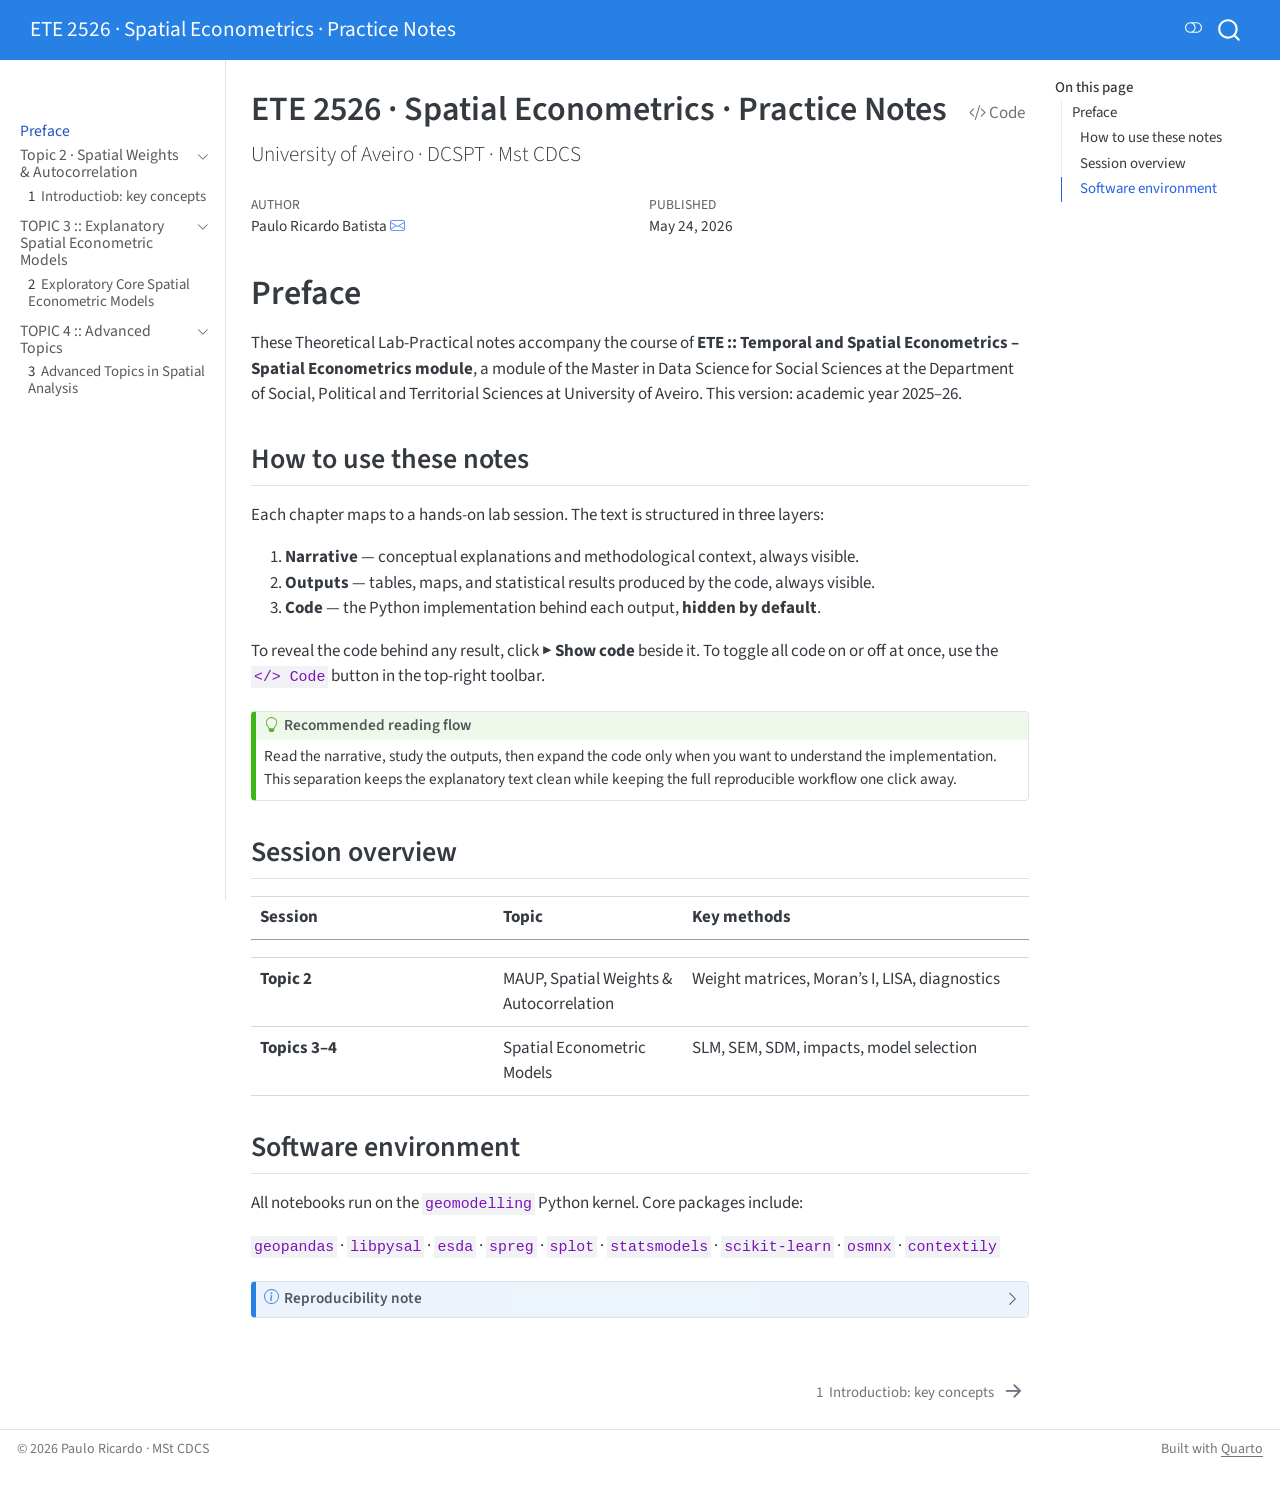
<file: index.html>
<!DOCTYPE html>
<html xmlns="http://www.w3.org/1999/xhtml" lang="en" xml:lang="en"><head>

<meta charset="utf-8">
<meta name="generator" content="quarto-1.9.37">

<meta name="viewport" content="width=device-width, initial-scale=1.0, user-scalable=yes">

<meta name="author" content="Paulo Ricardo Batista">
<meta name="dcterms.date" content="2026-05-24">

<title>ETE 2526 · Spatial Econometrics · Practice Notes</title>
<style>
/* Default styles provided by pandoc.
** See https://pandoc.org/MANUAL.html#variables-for-html for config info.
*/
code{white-space: pre-wrap;}
span.smallcaps{font-variant: small-caps;}
div.columns{display: flex; gap: min(4vw, 1.5em);}
div.column{flex: auto; overflow-x: auto;}
div.hanging-indent{margin-left: 1.5em; text-indent: -1.5em;}
ul.task-list{list-style: none;}
ul.task-list li input[type="checkbox"] {
  width: 0.8em;
  margin: 0 0.8em 0.2em -1em; /* quarto-specific, see https://github.com/quarto-dev/quarto-cli/issues/4556 */ 
  vertical-align: middle;
}
/* CSS for syntax highlighting */
html { -webkit-text-size-adjust: 100%; }
pre > code.sourceCode { white-space: pre; position: relative; }
pre > code.sourceCode > span { display: inline-block; line-height: 1.25; }
pre > code.sourceCode > span:empty { height: 1.2em; }
.sourceCode { overflow: visible; }
code.sourceCode > span { color: inherit; text-decoration: inherit; }
div.sourceCode { margin: 1em 0; }
pre.sourceCode { margin: 0; }
@media screen {
div.sourceCode { overflow: auto; }
}
@media print {
pre > code.sourceCode { white-space: pre-wrap; }
pre > code.sourceCode > span { text-indent: -5em; padding-left: 5em; }
}
pre.numberSource code
  { counter-reset: source-line 0; }
pre.numberSource code > span
  { position: relative; left: -4em; counter-increment: source-line; }
pre.numberSource code > span > a:first-child::before
  { content: counter(source-line);
    position: relative; left: -1em; text-align: right; vertical-align: baseline;
    border: none; display: inline-block;
    -webkit-touch-callout: none; -webkit-user-select: none;
    -khtml-user-select: none; -moz-user-select: none;
    -ms-user-select: none; user-select: none;
    padding: 0 4px; width: 4em;
  }
pre.numberSource { margin-left: 3em;  padding-left: 4px; }
div.sourceCode
  {   }
@media screen {
pre > code.sourceCode > span > a:first-child::before { text-decoration: underline; }
}
</style>


<script src="site_libs/quarto-nav/quarto-nav.js"></script>
<script src="site_libs/clipboard/clipboard.min.js"></script>
<script src="site_libs/quarto-search/autocomplete.umd.js"></script>
<script src="site_libs/quarto-search/fuse.min.js"></script>
<script src="site_libs/quarto-search/quarto-search.js"></script>
<meta name="quarto:offset" content="./">
<link href="./ete2526_topic2_lab.html" rel="next">
<script src="site_libs/quarto-html/quarto.js" type="module"></script>
<script src="site_libs/quarto-html/tabsets/tabsets.js" type="module"></script>
<script src="site_libs/quarto-html/popper.min.js"></script>
<script src="site_libs/quarto-html/tippy.umd.min.js"></script>
<script src="site_libs/quarto-html/anchor.min.js"></script>
<link href="site_libs/quarto-html/tippy.css" rel="stylesheet">
<link href="site_libs/quarto-html/quarto-syntax-highlighting-acf12a64177840b8d86f2d4f01b2e9fb.css" rel="stylesheet" class="quarto-color-scheme" id="quarto-text-highlighting-styles">
<link href="site_libs/quarto-html/quarto-syntax-highlighting-dark-23bbe8b5e4efc1e257f6d59dce478b08.css" rel="stylesheet" class="quarto-color-scheme quarto-color-alternate" id="quarto-text-highlighting-styles">
<link href="site_libs/quarto-html/quarto-syntax-highlighting-acf12a64177840b8d86f2d4f01b2e9fb.css" rel="stylesheet" class="quarto-color-scheme-extra" id="quarto-text-highlighting-styles">
<script src="site_libs/bootstrap/bootstrap.min.js"></script>
<link href="site_libs/bootstrap/bootstrap-icons.css" rel="stylesheet">
<link href="site_libs/bootstrap/bootstrap-8507a392de8405235b10bf7446af15fd.min.css" rel="stylesheet" append-hash="true" class="quarto-color-scheme" id="quarto-bootstrap" data-mode="light">
<link href="site_libs/bootstrap/bootstrap-dark-1e546c217b6b96082c2f9e289b09e6f6.min.css" rel="stylesheet" append-hash="true" class="quarto-color-scheme quarto-color-alternate" id="quarto-bootstrap" data-mode="dark">
<link href="site_libs/bootstrap/bootstrap-8507a392de8405235b10bf7446af15fd.min.css" rel="stylesheet" append-hash="true" class="quarto-color-scheme-extra" id="quarto-bootstrap" data-mode="light">
<script id="quarto-search-options" type="application/json">{
  "location": "navbar",
  "copy-button": false,
  "collapse-after": 3,
  "panel-placement": "end",
  "type": "overlay",
  "limit": 50,
  "keyboard-shortcut": [
    "f",
    "/",
    "s"
  ],
  "show-item-context": false,
  "language": {
    "search-no-results-text": "No results",
    "search-matching-documents-text": "matching documents",
    "search-copy-link-title": "Copy link to search",
    "search-hide-matches-text": "Hide additional matches",
    "search-more-match-text": "more match in this document",
    "search-more-matches-text": "more matches in this document",
    "search-clear-button-title": "Clear",
    "search-text-placeholder": "",
    "search-detached-cancel-button-title": "Cancel",
    "search-submit-button-title": "Submit",
    "search-label": "Search"
  }
}</script>
<style>html{ scroll-behavior: smooth; }</style>
<!-- DataTables 2.x (no jQuery required) -->
<link rel="stylesheet" href="https://cdn.datatables.net/2.0.8/css/dataTables.dataTables.min.css">

<style>
/* ── DataTables tweaks ──────────────────────────────────────────────────── */
table.dataframe {
  width: 100% !important;
  font-size: 0.875em;
}
.dataTables_wrapper {
  margin: 1rem 0;
  overflow-x: auto;
}
.dataTables_filter input {
  border-radius: 4px;
  border: 1px solid #ccc;
  padding: 3px 8px;
  margin-left: 6px;
}
.dataTables_length select {
  border-radius: 4px;
  border: 1px solid #ccc;
  padding: 2px 5px;
}
table.dataframe thead th {
  background: #f0f4ff;
  white-space: nowrap;
}

/* ── Code-fold summary label ────────────────────────────────────────────── */
.quarto-fold-btn {
  font-size: 0.8em;
}

/* ── Outputs: give figures and tables breathing room ────────────────────── */
.cell-output img,
.cell-output-display img {
  max-width: 100%;
  height: auto;
  border-radius: 4px;
}

/* ── Wider content area on large screens ───────────────────────────────── */
@media (min-width: 1400px) {
  .quarto-container {
    max-width: 1320px;
  }
}
</style>


</head>

<body class="nav-sidebar docked nav-fixed quarto-light"><script id="quarto-html-before-body" type="application/javascript">
    const toggleBodyColorMode = (bsSheetEl) => {
      const mode = bsSheetEl.getAttribute("data-mode");
      const bodyEl = window.document.querySelector("body");
      if (mode === "dark") {
        bodyEl.classList.add("quarto-dark");
        bodyEl.classList.remove("quarto-light");
      } else {
        bodyEl.classList.add("quarto-light");
        bodyEl.classList.remove("quarto-dark");
      }
    }
    const toggleBodyColorPrimary = () => {
      const bsSheetEl = window.document.querySelector("link#quarto-bootstrap:not([rel=disabled-stylesheet])");
      if (bsSheetEl) {
        toggleBodyColorMode(bsSheetEl);
      }
    }
    const setColorSchemeToggle = (alternate) => {
      const toggles = window.document.querySelectorAll('.quarto-color-scheme-toggle');
      for (let i=0; i < toggles.length; i++) {
        const toggle = toggles[i];
        if (toggle) {
          if (alternate) {
            toggle.classList.add("alternate");
          } else {
            toggle.classList.remove("alternate");
          }
        }
      }
    };
    const toggleColorMode = (alternate) => {
      // Switch the stylesheets
      const primaryStylesheets = window.document.querySelectorAll('link.quarto-color-scheme:not(.quarto-color-alternate)');
      const alternateStylesheets = window.document.querySelectorAll('link.quarto-color-scheme.quarto-color-alternate');
      manageTransitions('#quarto-margin-sidebar .nav-link', false);
      if (alternate) {
        // note: dark is layered on light, we don't disable primary!
        enableStylesheet(alternateStylesheets);
        for (const sheetNode of alternateStylesheets) {
          if (sheetNode.id === "quarto-bootstrap") {
            toggleBodyColorMode(sheetNode);
          }
        }
      } else {
        disableStylesheet(alternateStylesheets);
        enableStylesheet(primaryStylesheets)
        toggleBodyColorPrimary();
      }
      manageTransitions('#quarto-margin-sidebar .nav-link', true);
      // Switch the toggles
      setColorSchemeToggle(alternate)
      // Hack to workaround the fact that safari doesn't
      // properly recolor the scrollbar when toggling (#1455)
      if (navigator.userAgent.indexOf('Safari') > 0 && navigator.userAgent.indexOf('Chrome') == -1) {
        manageTransitions("body", false);
        window.scrollTo(0, 1);
        setTimeout(() => {
          window.scrollTo(0, 0);
          manageTransitions("body", true);
        }, 40);
      }
    }
    const disableStylesheet = (stylesheets) => {
      for (let i=0; i < stylesheets.length; i++) {
        const stylesheet = stylesheets[i];
        stylesheet.rel = 'disabled-stylesheet';
      }
    }
    const enableStylesheet = (stylesheets) => {
      for (let i=0; i < stylesheets.length; i++) {
        const stylesheet = stylesheets[i];
        if(stylesheet.rel !== 'stylesheet') { // for Chrome, which will still FOUC without this check
          stylesheet.rel = 'stylesheet';
        }
      }
    }
    const manageTransitions = (selector, allowTransitions) => {
      const els = window.document.querySelectorAll(selector);
      for (let i=0; i < els.length; i++) {
        const el = els[i];
        if (allowTransitions) {
          el.classList.remove('notransition');
        } else {
          el.classList.add('notransition');
        }
      }
    }
    const isFileUrl = () => {
      return window.location.protocol === 'file:';
    }
    const hasAlternateSentinel = () => {
      let styleSentinel = getColorSchemeSentinel();
      if (styleSentinel !== null) {
        return styleSentinel === "alternate";
      } else {
        return false;
      }
    }
    const setStyleSentinel = (alternate) => {
      const value = alternate ? "alternate" : "default";
      if (!isFileUrl()) {
        window.localStorage.setItem("quarto-color-scheme", value);
      } else {
        localAlternateSentinel = value;
      }
    }
    const getColorSchemeSentinel = () => {
      if (!isFileUrl()) {
        const storageValue = window.localStorage.getItem("quarto-color-scheme");
        return storageValue != null ? storageValue : localAlternateSentinel;
      } else {
        return localAlternateSentinel;
      }
    }
    const toggleGiscusIfUsed = (isAlternate, darkModeDefault) => {
      const baseTheme = document.querySelector('#giscus-base-theme')?.value ?? 'light';
      const alternateTheme = document.querySelector('#giscus-alt-theme')?.value ?? 'dark';
      let newTheme = '';
      if(authorPrefersDark) {
        newTheme = isAlternate ? baseTheme : alternateTheme;
      } else {
        newTheme = isAlternate ? alternateTheme : baseTheme;
      }
      const changeGiscusTheme = () => {
        // From: https://github.com/giscus/giscus/issues/336
        const sendMessage = (message) => {
          const iframe = document.querySelector('iframe.giscus-frame');
          if (!iframe) return;
          iframe.contentWindow.postMessage({ giscus: message }, 'https://giscus.app');
        }
        sendMessage({
          setConfig: {
            theme: newTheme
          }
        });
      }
      const isGiscussLoaded = window.document.querySelector('iframe.giscus-frame') !== null;
      if (isGiscussLoaded) {
        changeGiscusTheme();
      }
    };
    const authorPrefersDark = false;
    const darkModeDefault = authorPrefersDark;
      document.querySelector('link#quarto-text-highlighting-styles.quarto-color-scheme-extra').rel = 'disabled-stylesheet';
      document.querySelector('link#quarto-bootstrap.quarto-color-scheme-extra').rel = 'disabled-stylesheet';
    let localAlternateSentinel = darkModeDefault ? 'alternate' : 'default';
    // Dark / light mode switch
    window.quartoToggleColorScheme = () => {
      // Read the current dark / light value
      let toAlternate = !hasAlternateSentinel();
      toggleColorMode(toAlternate);
      setStyleSentinel(toAlternate);
      toggleGiscusIfUsed(toAlternate, darkModeDefault);
      window.dispatchEvent(new Event('resize'));
    };
    // Switch to dark mode if need be
    if (hasAlternateSentinel()) {
      toggleColorMode(true);
    } else {
      toggleColorMode(false);
    }
  </script>

<div id="quarto-search-results"></div>
  <header id="quarto-header" class="headroom fixed-top">
    <nav class="navbar navbar-expand-lg " data-bs-theme="dark">
      <div class="navbar-container container-fluid">
      <div class="navbar-brand-container mx-auto">
    <a class="navbar-brand" href="./index.html">
    <span class="navbar-title">ETE 2526 · Spatial Econometrics · Practice Notes</span>
    </a>
  </div>
        <div class="quarto-navbar-tools tools-end">
  <a href="" class="quarto-color-scheme-toggle quarto-navigation-tool  px-1" onclick="window.quartoToggleColorScheme(); return false;" title="Toggle dark mode"><i class="bi"></i></a>
</div>
          <div id="quarto-search" class="" title="Search"></div>
      </div> <!-- /container-fluid -->
    </nav>
  <nav class="quarto-secondary-nav">
    <div class="container-fluid d-flex">
      <button type="button" class="quarto-btn-toggle btn" data-bs-toggle="collapse" role="button" data-bs-target=".quarto-sidebar-collapse-item" aria-controls="quarto-sidebar" aria-expanded="false" aria-label="Toggle sidebar navigation" onclick="if (window.quartoToggleHeadroom) { window.quartoToggleHeadroom(); }">
        <i class="bi bi-layout-text-sidebar-reverse"></i>
      </button>
        <nav class="quarto-page-breadcrumbs" aria-label="breadcrumb"><ol class="breadcrumb"><li class="breadcrumb-item"><a href="./index.html">Preface</a></li></ol></nav>
        <a class="flex-grow-1" role="navigation" data-bs-toggle="collapse" data-bs-target=".quarto-sidebar-collapse-item" aria-controls="quarto-sidebar" aria-expanded="false" aria-label="Toggle sidebar navigation" onclick="if (window.quartoToggleHeadroom) { window.quartoToggleHeadroom(); }">      
        </a>
      <button type="button" class="btn quarto-search-button" aria-label="Search" onclick="window.quartoOpenSearch();">
        <i class="bi bi-search"></i>
      </button>
    </div>
  </nav>
</header>
<!-- content -->
<div id="quarto-content" class="quarto-container page-columns page-rows-contents page-layout-article page-navbar">
<!-- sidebar -->
  <nav id="quarto-sidebar" class="sidebar collapse collapse-horizontal quarto-sidebar-collapse-item sidebar-navigation docked overflow-auto">
        <div class="mt-2 flex-shrink-0 align-items-center">
        <div class="sidebar-search">
        <div id="quarto-search" class="" title="Search"></div>
        </div>
        </div>
    <div class="sidebar-menu-container"> 
    <ul class="list-unstyled mt-1">
        <li class="sidebar-item">
  <div class="sidebar-item-container"> 
  <a href="./index.html" class="sidebar-item-text sidebar-link active">
 <span class="menu-text">Preface</span></a>
  </div>
</li>
        <li class="sidebar-item sidebar-item-section">
      <div class="sidebar-item-container"> 
            <a class="sidebar-item-text sidebar-link text-start" data-bs-toggle="collapse" data-bs-target="#quarto-sidebar-section-1" role="navigation" aria-expanded="true">
 <span class="menu-text">Topic 2 · Spatial Weights &amp; Autocorrelation</span></a>
          <a class="sidebar-item-toggle text-start" data-bs-toggle="collapse" data-bs-target="#quarto-sidebar-section-1" role="navigation" aria-expanded="true" aria-label="Toggle section">
            <i class="bi bi-chevron-right ms-2"></i>
          </a> 
      </div>
      <ul id="quarto-sidebar-section-1" class="collapse list-unstyled sidebar-section depth1 show">  
          <li class="sidebar-item">
  <div class="sidebar-item-container"> 
  <a href="./ete2526_topic2_lab.html" class="sidebar-item-text sidebar-link">
 <span class="menu-text"><span class="chapter-number">1</span>&nbsp; <span class="chapter-title">Introductiob: key concepts</span></span></a>
  </div>
</li>
      </ul>
  </li>
        <li class="sidebar-item sidebar-item-section">
      <div class="sidebar-item-container"> 
            <a class="sidebar-item-text sidebar-link text-start" data-bs-toggle="collapse" data-bs-target="#quarto-sidebar-section-2" role="navigation" aria-expanded="true">
 <span class="menu-text">TOPIC 3 :: Explanatory Spatial Econometric Models</span></a>
          <a class="sidebar-item-toggle text-start" data-bs-toggle="collapse" data-bs-target="#quarto-sidebar-section-2" role="navigation" aria-expanded="true" aria-label="Toggle section">
            <i class="bi bi-chevron-right ms-2"></i>
          </a> 
      </div>
      <ul id="quarto-sidebar-section-2" class="collapse list-unstyled sidebar-section depth1 show">  
          <li class="sidebar-item">
  <div class="sidebar-item-container"> 
  <a href="./ete2526_topic3_lab.html" class="sidebar-item-text sidebar-link">
 <span class="menu-text"><span class="chapter-number">2</span>&nbsp; <span class="chapter-title">Exploratory Core Spatial Econometric Models</span></span></a>
  </div>
</li>
      </ul>
  </li>
        <li class="sidebar-item sidebar-item-section">
      <div class="sidebar-item-container"> 
            <a class="sidebar-item-text sidebar-link text-start" data-bs-toggle="collapse" data-bs-target="#quarto-sidebar-section-3" role="navigation" aria-expanded="true">
 <span class="menu-text">TOPIC 4 :: Advanced Topics</span></a>
          <a class="sidebar-item-toggle text-start" data-bs-toggle="collapse" data-bs-target="#quarto-sidebar-section-3" role="navigation" aria-expanded="true" aria-label="Toggle section">
            <i class="bi bi-chevron-right ms-2"></i>
          </a> 
      </div>
      <ul id="quarto-sidebar-section-3" class="collapse list-unstyled sidebar-section depth1 show">  
          <li class="sidebar-item">
  <div class="sidebar-item-container"> 
  <a href="./ete2526_topic4_lab.html" class="sidebar-item-text sidebar-link">
 <span class="menu-text"><span class="chapter-number">3</span>&nbsp; <span class="chapter-title">Advanced Topics in Spatial Analysis</span></span></a>
  </div>
</li>
      </ul>
  </li>
    </ul>
    </div>
</nav>
<div id="quarto-sidebar-glass" class="quarto-sidebar-collapse-item" data-bs-toggle="collapse" data-bs-target=".quarto-sidebar-collapse-item"></div>
<!-- margin-sidebar -->
    <div id="quarto-margin-sidebar" class="sidebar margin-sidebar">
        <nav id="TOC" role="doc-toc" class="toc-active">
    <h2 id="toc-title">On this page</h2>
   
  <ul>
  <li><a href="#preface" id="toc-preface" class="nav-link active" data-scroll-target="#preface">Preface</a>
  <ul>
  <li><a href="#how-to-use-these-notes" id="toc-how-to-use-these-notes" class="nav-link" data-scroll-target="#how-to-use-these-notes">How to use these notes</a></li>
  <li><a href="#session-overview" id="toc-session-overview" class="nav-link" data-scroll-target="#session-overview">Session overview</a></li>
  <li><a href="#software-environment" id="toc-software-environment" class="nav-link" data-scroll-target="#software-environment">Software environment</a></li>
  </ul></li>
  </ul>
</nav>
    </div>
<!-- main -->
<main class="content" id="quarto-document-content">


<header id="title-block-header" class="quarto-title-block default">
<div class="quarto-title">
<div class="quarto-title-block"><div><h1 class="title">ETE 2526 · Spatial Econometrics · Practice Notes</h1><button type="button" class="btn code-tools-button" id="quarto-code-tools-source"><i class="bi"></i> Code</button></div></div>
<p class="subtitle lead">University of Aveiro · DCSPT · Mst CDCS</p>
</div>



<div class="quarto-title-meta">

    <div>
    <div class="quarto-title-meta-heading">Author</div>
    <div class="quarto-title-meta-contents">
             <p>Paulo Ricardo Batista <a href="mailto:pauloricardolb@ua.pt" class="quarto-title-author-email"><i class="bi bi-envelope"></i></a> </p>
          </div>
  </div>
    
    <div>
    <div class="quarto-title-meta-heading">Published</div>
    <div class="quarto-title-meta-contents">
      <p class="date">May 24, 2026</p>
    </div>
  </div>
  
    
  </div>
  


</header>


<section id="preface" class="level1 unnumbered">
<h1 class="unnumbered">Preface</h1>
<p>These Theoretical Lab-Practical notes accompany the course of <strong>ETE :: Temporal and Spatial Econometrics – Spatial Econometrics module</strong>, a module of the Master in Data Science for Social Sciences at the Department of Social, Political and Territorial Sciences at University of Aveiro. This version: academic year 2025–26.</p>
<section id="how-to-use-these-notes" class="level2">
<h2 class="anchored" data-anchor-id="how-to-use-these-notes">How to use these notes</h2>
<p>Each chapter maps to a hands-on lab session. The text is structured in three layers:</p>
<ol type="1">
<li><strong>Narrative</strong> — conceptual explanations and methodological context, always visible.</li>
<li><strong>Outputs</strong> — tables, maps, and statistical results produced by the code, always visible.</li>
<li><strong>Code</strong> — the Python implementation behind each output, <strong>hidden by default</strong>.</li>
</ol>
<p>To reveal the code behind any result, click <strong>▶ Show code</strong> beside it. To toggle all code on or off at once, use the <strong><code>&lt;/&gt; Code</code></strong> button in the top-right toolbar.</p>
<div class="callout callout-style-default callout-tip callout-titled">
<div class="callout-header d-flex align-content-center">
<div class="callout-icon-container">
<i class="callout-icon"></i>
</div>
<div class="callout-title-container flex-fill">
<span class="screen-reader-only">Tip</span>Recommended reading flow
</div>
</div>
<div class="callout-body-container callout-body">
<p>Read the narrative, study the outputs, then expand the code only when you want to understand the implementation. This separation keeps the explanatory text clean while keeping the full reproducible workflow one click away.</p>
</div>
</div>
</section>
<section id="session-overview" class="level2">
<h2 class="anchored" data-anchor-id="session-overview">Session overview</h2>
<table class="caption-top table">
<colgroup>
<col style="width: 31%">
<col style="width: 24%">
<col style="width: 44%">
</colgroup>
<thead>
<tr class="header">
<th>Session</th>
<th>Topic</th>
<th>Key methods</th>
</tr>
</thead>
<tbody>
<tr class="odd">
<td></td>
<td></td>
<td></td>
</tr>
<tr class="even">
<td><strong>Topic 2</strong></td>
<td>MAUP, Spatial Weights &amp; Autocorrelation</td>
<td>Weight matrices, Moran’s I, LISA, diagnostics</td>
</tr>
<tr class="odd">
<td><strong>Topics 3–4</strong></td>
<td>Spatial Econometric Models</td>
<td>SLM, SEM, SDM, impacts, model selection</td>
</tr>
</tbody>
</table>
</section>
<section id="software-environment" class="level2">
<h2 class="anchored" data-anchor-id="software-environment">Software environment</h2>
<p>All notebooks run on the <code>geomodelling</code> Python kernel. Core packages include:</p>
<p><code>geopandas</code> · <code>libpysal</code> · <code>esda</code> · <code>spreg</code> · <code>splot</code> · <code>statsmodels</code> · <code>scikit-learn</code> · <code>osmnx</code> · <code>contextily</code></p>
<div class="callout callout-style-default callout-note callout-titled">
<div class="callout-header d-flex align-content-center collapsed" data-bs-toggle="collapse" data-bs-target=".callout-2-contents" aria-controls="callout-2" aria-expanded="false" aria-label="Toggle callout">
<div class="callout-icon-container">
<i class="callout-icon"></i>
</div>
<div class="callout-title-container flex-fill">
<span class="screen-reader-only">Note</span>Reproducibility note
</div>
<div class="callout-btn-toggle d-inline-block border-0 py-1 ps-1 pe-0 float-end"><i class="callout-toggle"></i></div>
</div>
<div id="callout-2" class="callout-2-contents callout-collapse collapse">
<div class="callout-body-container callout-body">
<p>The HTML book is rendered from pre-executed notebooks — outputs are frozen and the kernel is <strong>not</strong> re-run during the build. To reproduce results locally, open the <code>.ipynb</code> files and run them with the <code>geomodelling</code> kernel active.</p>
</div>
</div>
</div>


<!-- -->

</section>
</section>

</main> <!-- /main -->
<!-- DataTables 2.x -->
<script src="https://cdn.datatables.net/2.0.8/js/dataTables.min.js"></script>
<script>
(function () {
  "use strict";

  function initDataTables() {
    document.querySelectorAll("table.dataframe").forEach(function (tbl) {
      if (tbl._dtInitialised) { return; }
      tbl._dtInitialised = true;
      if (!tbl.id) {
        tbl.id = "dt_" + Math.random().toString(36).slice(2, 9);
      }
      new DataTable(tbl, {
        pageLength: 10,
        lengthMenu: [5, 10, 25, 50, 100],
        scrollX: true,
        layout: {
          topStart: "search",
          topEnd: "pageLength",
          bottomStart: "info",
          bottomEnd: "paging"
        },
        language: {
          search: "Filter:",
          lengthMenu: "Show _MENU_ rows",
          info: "Showing _START_–_END_ of _TOTAL_",
          paginate: { previous: "‹", next: "›" }
        }
      });
    });
  }

  if (document.readyState === "loading") {
    document.addEventListener("DOMContentLoaded", initDataTables);
  } else {
    initDataTables();
  }
})();
</script>
<script id="quarto-html-after-body" type="application/javascript">
  window.document.addEventListener("DOMContentLoaded", function (event) {
    // Ensure there is a toggle, if there isn't float one in the top right
    if (window.document.querySelector('.quarto-color-scheme-toggle') === null) {
      const a = window.document.createElement('a');
      a.classList.add('top-right');
      a.classList.add('quarto-color-scheme-toggle');
      a.href = "";
      a.onclick = function() { try { window.quartoToggleColorScheme(); } catch {} return false; };
      const i = window.document.createElement("i");
      i.classList.add('bi');
      a.appendChild(i);
      window.document.body.appendChild(a);
    }
    setColorSchemeToggle(hasAlternateSentinel())
    const icon = "";
    const anchorJS = new window.AnchorJS();
    anchorJS.options = {
      placement: 'right',
      icon: icon
    };
    anchorJS.add('.anchored');
    const isCodeAnnotation = (el) => {
      for (const clz of el.classList) {
        if (clz.startsWith('code-annotation-')) {                     
          return true;
        }
      }
      return false;
    }
    const onCopySuccess = function(e) {
      // button target
      const button = e.trigger;
      // don't keep focus
      button.blur();
      // flash "checked"
      button.classList.add('code-copy-button-checked');
      var currentTitle = button.getAttribute("title");
      button.setAttribute("title", "Copied!");
      let tooltip;
      if (window.bootstrap) {
        button.setAttribute("data-bs-toggle", "tooltip");
        button.setAttribute("data-bs-placement", "left");
        button.setAttribute("data-bs-title", "Copied!");
        tooltip = new bootstrap.Tooltip(button, 
          { trigger: "manual", 
            customClass: "code-copy-button-tooltip",
            offset: [0, -8]});
        tooltip.show();    
      }
      setTimeout(function() {
        if (tooltip) {
          tooltip.hide();
          button.removeAttribute("data-bs-title");
          button.removeAttribute("data-bs-toggle");
          button.removeAttribute("data-bs-placement");
        }
        button.setAttribute("title", currentTitle);
        button.classList.remove('code-copy-button-checked');
      }, 1000);
      // clear code selection
      e.clearSelection();
    }
    const getTextToCopy = function(trigger) {
      const outerScaffold = trigger.parentElement.cloneNode(true);
      const codeEl = outerScaffold.querySelector('code');
      for (const childEl of codeEl.children) {
        if (isCodeAnnotation(childEl)) {
          childEl.remove();
        }
      }
      return codeEl.innerText;
    }
    const clipboard = new window.ClipboardJS('.code-copy-button:not([data-in-quarto-modal])', {
      text: getTextToCopy
    });
    clipboard.on('success', onCopySuccess);
    if (window.document.getElementById('quarto-embedded-source-code-modal')) {
      const clipboardModal = new window.ClipboardJS('.code-copy-button[data-in-quarto-modal]', {
        text: getTextToCopy,
        container: window.document.getElementById('quarto-embedded-source-code-modal')
      });
      clipboardModal.on('success', onCopySuccess);
    }
    const viewSource = window.document.getElementById('quarto-view-source') ||
                       window.document.getElementById('quarto-code-tools-source');
    if (viewSource) {
      const sourceUrl = viewSource.getAttribute("data-quarto-source-url");
      viewSource.addEventListener("click", function(e) {
        if (sourceUrl) {
          // rstudio viewer pane
          if (/\bcapabilities=\b/.test(window.location)) {
            window.open(sourceUrl);
          } else {
            window.location.href = sourceUrl;
          }
        } else {
          const modal = new bootstrap.Modal(document.getElementById('quarto-embedded-source-code-modal'));
          modal.show();
        }
        return false;
      });
    }
    function toggleCodeHandler(show) {
      return function(e) {
        const detailsSrc = window.document.querySelectorAll(".cell > details > .sourceCode");
        for (let i=0; i<detailsSrc.length; i++) {
          const details = detailsSrc[i].parentElement;
          if (show) {
            details.open = true;
          } else {
            details.removeAttribute("open");
          }
        }
        const cellCodeDivs = window.document.querySelectorAll(".cell > .sourceCode");
        const fromCls = show ? "hidden" : "unhidden";
        const toCls = show ? "unhidden" : "hidden";
        for (let i=0; i<cellCodeDivs.length; i++) {
          const codeDiv = cellCodeDivs[i];
          if (codeDiv.classList.contains(fromCls)) {
            codeDiv.classList.remove(fromCls);
            codeDiv.classList.add(toCls);
          } 
        }
        return false;
      }
    }
    const hideAllCode = window.document.getElementById("quarto-hide-all-code");
    if (hideAllCode) {
      hideAllCode.addEventListener("click", toggleCodeHandler(false));
    }
    const showAllCode = window.document.getElementById("quarto-show-all-code");
    if (showAllCode) {
      showAllCode.addEventListener("click", toggleCodeHandler(true));
    }
      var localhostRegex = new RegExp(/^(?:http|https):\/\/localhost\:?[0-9]*\//);
      var mailtoRegex = new RegExp(/^mailto:/);
        var filterRegex = new RegExp('/' + window.location.host + '/');
      var isInternal = (href) => {
          return filterRegex.test(href) || localhostRegex.test(href) || mailtoRegex.test(href);
      }
      // Inspect non-navigation links and adorn them if external
     var links = window.document.querySelectorAll('a[href]:not(.nav-link):not(.navbar-brand):not(.toc-action):not(.sidebar-link):not(.sidebar-item-toggle):not(.pagination-link):not(.no-external):not([aria-hidden]):not(.dropdown-item):not(.quarto-navigation-tool):not(.about-link)');
      for (var i=0; i<links.length; i++) {
        const link = links[i];
        if (!isInternal(link.href)) {
          // undo the damage that might have been done by quarto-nav.js in the case of
          // links that we want to consider external
          if (link.dataset.originalHref !== undefined) {
            link.href = link.dataset.originalHref;
          }
        }
      }
    function tippyHover(el, contentFn, onTriggerFn, onUntriggerFn) {
      const config = {
        allowHTML: true,
        maxWidth: 500,
        delay: 100,
        arrow: false,
        appendTo: function(el) {
            return el.parentElement;
        },
        interactive: true,
        interactiveBorder: 10,
        theme: 'quarto',
        placement: 'bottom-start',
      };
      if (contentFn) {
        config.content = contentFn;
      }
      if (onTriggerFn) {
        config.onTrigger = onTriggerFn;
      }
      if (onUntriggerFn) {
        config.onUntrigger = onUntriggerFn;
      }
      window.tippy(el, config); 
    }
    const noterefs = window.document.querySelectorAll('a[role="doc-noteref"]');
    for (var i=0; i<noterefs.length; i++) {
      const ref = noterefs[i];
      tippyHover(ref, function() {
        // use id or data attribute instead here
        let href = ref.getAttribute('data-footnote-href') || ref.getAttribute('href');
        try { href = new URL(href).hash; } catch {}
        const id = href.replace(/^#\/?/, "");
        const note = window.document.getElementById(id);
        if (note) {
          return note.innerHTML;
        } else {
          return "";
        }
      });
    }
    const xrefs = window.document.querySelectorAll('a.quarto-xref');
    const processXRef = (id, note) => {
      // Strip column container classes
      const stripColumnClz = (el) => {
        el.classList.remove("page-full", "page-columns");
        if (el.children) {
          for (const child of el.children) {
            stripColumnClz(child);
          }
        }
      }
      stripColumnClz(note)
      if (id === null || id.startsWith('sec-')) {
        // Special case sections, only their first couple elements
        const container = document.createElement("div");
        if (note.children && note.children.length > 2) {
          container.appendChild(note.children[0].cloneNode(true));
          for (let i = 1; i < note.children.length; i++) {
            const child = note.children[i];
            if (child.tagName === "P" && child.innerText === "") {
              continue;
            } else {
              container.appendChild(child.cloneNode(true));
              break;
            }
          }
          if (window.Quarto?.typesetMath) {
            window.Quarto.typesetMath(container);
          }
          return container.innerHTML
        } else {
          if (window.Quarto?.typesetMath) {
            window.Quarto.typesetMath(note);
          }
          return note.innerHTML;
        }
      } else {
        // Remove any anchor links if they are present
        const anchorLink = note.querySelector('a.anchorjs-link');
        if (anchorLink) {
          anchorLink.remove();
        }
        if (window.Quarto?.typesetMath) {
          window.Quarto.typesetMath(note);
        }
        if (note.classList.contains("callout")) {
          return note.outerHTML;
        } else {
          return note.innerHTML;
        }
      }
    }
    for (var i=0; i<xrefs.length; i++) {
      const xref = xrefs[i];
      tippyHover(xref, undefined, function(instance) {
        instance.disable();
        let url = xref.getAttribute('href');
        let hash = undefined; 
        if (url.startsWith('#')) {
          hash = url;
        } else {
          try { hash = new URL(url).hash; } catch {}
        }
        if (hash) {
          const id = hash.replace(/^#\/?/, "");
          const note = window.document.getElementById(id);
          if (note !== null) {
            try {
              const html = processXRef(id, note.cloneNode(true));
              instance.setContent(html);
            } finally {
              instance.enable();
              instance.show();
            }
          } else {
            // See if we can fetch this
            fetch(url.split('#')[0])
            .then(res => res.text())
            .then(html => {
              const parser = new DOMParser();
              const htmlDoc = parser.parseFromString(html, "text/html");
              const note = htmlDoc.getElementById(id);
              if (note !== null) {
                const html = processXRef(id, note);
                instance.setContent(html);
              } 
            }).finally(() => {
              instance.enable();
              instance.show();
            });
          }
        } else {
          // See if we can fetch a full url (with no hash to target)
          // This is a special case and we should probably do some content thinning / targeting
          fetch(url)
          .then(res => res.text())
          .then(html => {
            const parser = new DOMParser();
            const htmlDoc = parser.parseFromString(html, "text/html");
            const note = htmlDoc.querySelector('main.content');
            if (note !== null) {
              // This should only happen for chapter cross references
              // (since there is no id in the URL)
              // remove the first header
              if (note.children.length > 0 && note.children[0].tagName === "HEADER") {
                note.children[0].remove();
              }
              const html = processXRef(null, note);
              instance.setContent(html);
            } 
          }).finally(() => {
            instance.enable();
            instance.show();
          });
        }
      }, function(instance) {
      });
    }
        let selectedAnnoteEl;
        const selectorForAnnotation = ( cell, annotation) => {
          let cellAttr = 'data-code-cell="' + cell + '"';
          let lineAttr = 'data-code-annotation="' +  annotation + '"';
          const selector = 'span[' + cellAttr + '][' + lineAttr + ']';
          return selector;
        }
        const selectCodeLines = (annoteEl) => {
          const doc = window.document;
          const targetCell = annoteEl.getAttribute("data-target-cell");
          const targetAnnotation = annoteEl.getAttribute("data-target-annotation");
          const annoteSpan = window.document.querySelector(selectorForAnnotation(targetCell, targetAnnotation));
          const lines = annoteSpan.getAttribute("data-code-lines").split(",");
          const lineIds = lines.map((line) => {
            return targetCell + "-" + line;
          })
          let top = null;
          let height = null;
          let parent = null;
          if (lineIds.length > 0) {
              //compute the position of the single el (top and bottom and make a div)
              const el = window.document.getElementById(lineIds[0]);
              top = el.offsetTop;
              height = el.offsetHeight;
              parent = el.parentElement.parentElement;
            if (lineIds.length > 1) {
              const lastEl = window.document.getElementById(lineIds[lineIds.length - 1]);
              const bottom = lastEl.offsetTop + lastEl.offsetHeight;
              height = bottom - top;
            }
            if (top !== null && height !== null && parent !== null) {
              // cook up a div (if necessary) and position it 
              let div = window.document.getElementById("code-annotation-line-highlight");
              if (div === null) {
                div = window.document.createElement("div");
                div.setAttribute("id", "code-annotation-line-highlight");
                div.style.position = 'absolute';
                parent.appendChild(div);
              }
              div.style.top = top - 2 + "px";
              div.style.height = height + 4 + "px";
              div.style.left = 0;
              let gutterDiv = window.document.getElementById("code-annotation-line-highlight-gutter");
              if (gutterDiv === null) {
                gutterDiv = window.document.createElement("div");
                gutterDiv.setAttribute("id", "code-annotation-line-highlight-gutter");
                gutterDiv.style.position = 'absolute';
                const codeCell = window.document.getElementById(targetCell);
                const gutter = codeCell.querySelector('.code-annotation-gutter');
                gutter.appendChild(gutterDiv);
              }
              gutterDiv.style.top = top - 2 + "px";
              gutterDiv.style.height = height + 4 + "px";
            }
            selectedAnnoteEl = annoteEl;
          }
        };
        const unselectCodeLines = () => {
          const elementsIds = ["code-annotation-line-highlight", "code-annotation-line-highlight-gutter"];
          elementsIds.forEach((elId) => {
            const div = window.document.getElementById(elId);
            if (div) {
              div.remove();
            }
          });
          selectedAnnoteEl = undefined;
        };
          // Handle positioning of the toggle
      window.addEventListener(
        "resize",
        throttle(() => {
          elRect = undefined;
          if (selectedAnnoteEl) {
            selectCodeLines(selectedAnnoteEl);
          }
        }, 10)
      );
      function throttle(fn, ms) {
      let throttle = false;
      let timer;
        return (...args) => {
          if(!throttle) { // first call gets through
              fn.apply(this, args);
              throttle = true;
          } else { // all the others get throttled
              if(timer) clearTimeout(timer); // cancel #2
              timer = setTimeout(() => {
                fn.apply(this, args);
                timer = throttle = false;
              }, ms);
          }
        };
      }
        // Attach click handler to the DT
        const annoteDls = window.document.querySelectorAll('dt[data-target-cell]');
        for (const annoteDlNode of annoteDls) {
          annoteDlNode.addEventListener('click', (event) => {
            const clickedEl = event.target;
            if (clickedEl !== selectedAnnoteEl) {
              unselectCodeLines();
              const activeEl = window.document.querySelector('dt[data-target-cell].code-annotation-active');
              if (activeEl) {
                activeEl.classList.remove('code-annotation-active');
              }
              selectCodeLines(clickedEl);
              clickedEl.classList.add('code-annotation-active');
            } else {
              // Unselect the line
              unselectCodeLines();
              clickedEl.classList.remove('code-annotation-active');
            }
          });
        }
    const findCites = (el) => {
      const parentEl = el.parentElement;
      if (parentEl) {
        const cites = parentEl.dataset.cites;
        if (cites) {
          return {
            el,
            cites: cites.split(' ')
          };
        } else {
          return findCites(el.parentElement)
        }
      } else {
        return undefined;
      }
    };
    var bibliorefs = window.document.querySelectorAll('a[role="doc-biblioref"]');
    for (var i=0; i<bibliorefs.length; i++) {
      const ref = bibliorefs[i];
      const citeInfo = findCites(ref);
      if (citeInfo) {
        tippyHover(citeInfo.el, function() {
          var popup = window.document.createElement('div');
          citeInfo.cites.forEach(function(cite) {
            var citeDiv = window.document.createElement('div');
            citeDiv.classList.add('hanging-indent');
            citeDiv.classList.add('csl-entry');
            var biblioDiv = window.document.getElementById('ref-' + cite);
            if (biblioDiv) {
              citeDiv.innerHTML = biblioDiv.innerHTML;
            }
            popup.appendChild(citeDiv);
          });
          return popup.innerHTML;
        });
      }
    }
  });
  </script>
<nav class="page-navigation">
  <div class="nav-page nav-page-previous">
  </div>
  <div class="nav-page nav-page-next">
      <a href="./ete2526_topic2_lab.html" class="pagination-link" aria-label="Introductiob: key concepts">
        <span class="nav-page-text"><span class="chapter-number">1</span>&nbsp; <span class="chapter-title">Introductiob: key concepts</span></span> <i class="bi bi-arrow-right-short"></i>
      </a>
  </div>
</nav><div class="modal fade" id="quarto-embedded-source-code-modal" tabindex="-1" aria-labelledby="quarto-embedded-source-code-modal-label" aria-hidden="true"><div class="modal-dialog modal-dialog-scrollable"><div class="modal-content"><div class="modal-header"><h5 class="modal-title" id="quarto-embedded-source-code-modal-label">Source Code</h5><button class="btn-close" data-bs-dismiss="modal"></button></div><div class="modal-body"><div class="">
<div class="code-copy-outer-scaffold"><div class="sourceCode" id="cb1" data-shortcodes="false"><pre class="sourceCode markdown code-with-copy"><code class="sourceCode markdown"><span id="cb1-1"><a href="#cb1-1" aria-hidden="true" tabindex="-1"></a><span class="fu"># Preface {.unnumbered}</span></span>
<span id="cb1-2"><a href="#cb1-2" aria-hidden="true" tabindex="-1"></a></span>
<span id="cb1-3"><a href="#cb1-3" aria-hidden="true" tabindex="-1"></a>These Theoretical Lab-Practical  notes accompany the course of **ETE :: Temporal and Spatial Econometrics – Spatial Econometrics module**, a module of the Master in Data Science for Social Sciences at the Department of Social, Political and Territorial Sciences at University of Aveiro. This version: academic year 2025–26.</span>
<span id="cb1-4"><a href="#cb1-4" aria-hidden="true" tabindex="-1"></a></span>
<span id="cb1-5"><a href="#cb1-5" aria-hidden="true" tabindex="-1"></a><span class="fu">## How to use these notes</span></span>
<span id="cb1-6"><a href="#cb1-6" aria-hidden="true" tabindex="-1"></a></span>
<span id="cb1-7"><a href="#cb1-7" aria-hidden="true" tabindex="-1"></a>Each chapter maps to a hands-on lab session. The text is structured in three layers:</span>
<span id="cb1-8"><a href="#cb1-8" aria-hidden="true" tabindex="-1"></a></span>
<span id="cb1-9"><a href="#cb1-9" aria-hidden="true" tabindex="-1"></a><span class="ss">1. </span>**Narrative** — conceptual explanations and methodological context, always visible.</span>
<span id="cb1-10"><a href="#cb1-10" aria-hidden="true" tabindex="-1"></a><span class="ss">2. </span>**Outputs** — tables, maps, and statistical results produced by the code, always visible.</span>
<span id="cb1-11"><a href="#cb1-11" aria-hidden="true" tabindex="-1"></a><span class="ss">3. </span>**Code** — the Python implementation behind each output, **hidden by default**.</span>
<span id="cb1-12"><a href="#cb1-12" aria-hidden="true" tabindex="-1"></a></span>
<span id="cb1-13"><a href="#cb1-13" aria-hidden="true" tabindex="-1"></a>To reveal the code behind any result, click **▶ Show code** beside it.</span>
<span id="cb1-14"><a href="#cb1-14" aria-hidden="true" tabindex="-1"></a>To toggle all code on or off at once, use the **`&lt;/&gt; Code`** button in the top-right toolbar.</span>
<span id="cb1-15"><a href="#cb1-15" aria-hidden="true" tabindex="-1"></a></span>
<span id="cb1-16"><a href="#cb1-16" aria-hidden="true" tabindex="-1"></a>::: {.callout-tip}</span>
<span id="cb1-17"><a href="#cb1-17" aria-hidden="true" tabindex="-1"></a><span class="fu">## Recommended reading flow</span></span>
<span id="cb1-18"><a href="#cb1-18" aria-hidden="true" tabindex="-1"></a>Read the narrative, study the outputs, then expand the code only when you want to understand the implementation. This separation keeps the explanatory text clean while keeping the full reproducible workflow one click away.</span>
<span id="cb1-19"><a href="#cb1-19" aria-hidden="true" tabindex="-1"></a>:::</span>
<span id="cb1-20"><a href="#cb1-20" aria-hidden="true" tabindex="-1"></a></span>
<span id="cb1-21"><a href="#cb1-21" aria-hidden="true" tabindex="-1"></a><span class="fu">## Session overview</span></span>
<span id="cb1-22"><a href="#cb1-22" aria-hidden="true" tabindex="-1"></a></span>
<span id="cb1-23"><a href="#cb1-23" aria-hidden="true" tabindex="-1"></a><span class="pp">|</span> Session <span class="pp">|</span> Topic <span class="pp">|</span> Key methods <span class="pp">|</span></span>
<span id="cb1-24"><a href="#cb1-24" aria-hidden="true" tabindex="-1"></a><span class="pp">|---------|-------|-------------|</span></span>
<span id="cb1-25"><a href="#cb1-25" aria-hidden="true" tabindex="-1"></a><span class="pp">|</span>  <span class="pp">|</span> <span class="pp">|</span></span>
<span id="cb1-26"><a href="#cb1-26" aria-hidden="true" tabindex="-1"></a><span class="pp">|</span> **Topic 2** <span class="pp">|</span> MAUP, Spatial Weights &amp; Autocorrelation <span class="pp">|</span> Weight matrices, Moran's I, LISA, diagnostics <span class="pp">|</span></span>
<span id="cb1-27"><a href="#cb1-27" aria-hidden="true" tabindex="-1"></a><span class="pp">|</span> **Topics 3–4** <span class="pp">|</span> Spatial Econometric Models <span class="pp">|</span> SLM, SEM, SDM, impacts, model selection <span class="pp">|</span></span>
<span id="cb1-28"><a href="#cb1-28" aria-hidden="true" tabindex="-1"></a></span>
<span id="cb1-29"><a href="#cb1-29" aria-hidden="true" tabindex="-1"></a><span class="fu">## Software environment</span></span>
<span id="cb1-30"><a href="#cb1-30" aria-hidden="true" tabindex="-1"></a></span>
<span id="cb1-31"><a href="#cb1-31" aria-hidden="true" tabindex="-1"></a>All notebooks run on the <span class="in">`geomodelling`</span> Python kernel. Core packages include:</span>
<span id="cb1-32"><a href="#cb1-32" aria-hidden="true" tabindex="-1"></a></span>
<span id="cb1-33"><a href="#cb1-33" aria-hidden="true" tabindex="-1"></a><span class="in">`geopandas`</span> · <span class="in">`libpysal`</span> · <span class="in">`esda`</span> · <span class="in">`spreg`</span> · <span class="in">`splot`</span> · <span class="in">`statsmodels`</span> · <span class="in">`scikit-learn`</span> · <span class="in">`osmnx`</span> · <span class="in">`contextily`</span></span>
<span id="cb1-34"><a href="#cb1-34" aria-hidden="true" tabindex="-1"></a></span>
<span id="cb1-35"><a href="#cb1-35" aria-hidden="true" tabindex="-1"></a>::: {.callout-note collapse="true"}</span>
<span id="cb1-36"><a href="#cb1-36" aria-hidden="true" tabindex="-1"></a><span class="fu">## Reproducibility note</span></span>
<span id="cb1-37"><a href="#cb1-37" aria-hidden="true" tabindex="-1"></a>The HTML book is rendered from pre-executed notebooks — outputs are frozen and the kernel is **not** re-run during the build. To reproduce results locally, open the <span class="in">`.ipynb`</span> files and run them with the <span class="in">`geomodelling`</span> kernel active.</span>
<span id="cb1-38"><a href="#cb1-38" aria-hidden="true" tabindex="-1"></a>:::</span></code></pre></div><button title="Copy to Clipboard" class="code-copy-button" data-in-quarto-modal=""><i class="bi"></i></button></div>
</div></div></div></div></div>
</div> <!-- /content -->
<footer class="footer">
  <div class="nav-footer">
    <div class="nav-footer-left">
<p>© 2026 Paulo Ricardo · MSt CDCS</p>
</div>   
    <div class="nav-footer-center">
      &nbsp;
    </div>
    <div class="nav-footer-right">
<p>Built with <a href="https://quarto.org">Quarto</a></p>
</div>
  </div>
</footer>




<script src="site_libs/quarto-html/zenscroll-min.js"></script>
</body></html>
</file>
<file: site_libs/quarto-html/tippy.css>
.tippy-box[data-animation=fade][data-state=hidden]{opacity:0}[data-tippy-root]{max-width:calc(100vw - 10px)}.tippy-box{position:relative;background-color:#333;color:#fff;border-radius:4px;font-size:14px;line-height:1.4;white-space:normal;outline:0;transition-property:transform,visibility,opacity}.tippy-box[data-placement^=top]>.tippy-arrow{bottom:0}.tippy-box[data-placement^=top]>.tippy-arrow:before{bottom:-7px;left:0;border-width:8px 8px 0;border-top-color:initial;transform-origin:center top}.tippy-box[data-placement^=bottom]>.tippy-arrow{top:0}.tippy-box[data-placement^=bottom]>.tippy-arrow:before{top:-7px;left:0;border-width:0 8px 8px;border-bottom-color:initial;transform-origin:center bottom}.tippy-box[data-placement^=left]>.tippy-arrow{right:0}.tippy-box[data-placement^=left]>.tippy-arrow:before{border-width:8px 0 8px 8px;border-left-color:initial;right:-7px;transform-origin:center left}.tippy-box[data-placement^=right]>.tippy-arrow{left:0}.tippy-box[data-placement^=right]>.tippy-arrow:before{left:-7px;border-width:8px 8px 8px 0;border-right-color:initial;transform-origin:center right}.tippy-box[data-inertia][data-state=visible]{transition-timing-function:cubic-bezier(.54,1.5,.38,1.11)}.tippy-arrow{width:16px;height:16px;color:#333}.tippy-arrow:before{content:"";position:absolute;border-color:transparent;border-style:solid}.tippy-content{position:relative;padding:5px 9px;z-index:1}
</file>
<file: site_libs/quarto-html/quarto-syntax-highlighting-acf12a64177840b8d86f2d4f01b2e9fb.css>
/* quarto syntax highlight colors */
:root {
  --quarto-hl-al-color: #ff5555;
  --quarto-hl-an-color: #6a737d;
  --quarto-hl-at-color: #d73a49;
  --quarto-hl-bn-color: #005cc5;
  --quarto-hl-bu-color: #d73a49;
  --quarto-hl-ch-color: #032f62;
  --quarto-hl-co-color: #6a737d;
  --quarto-hl-cv-color: #6a737d;
  --quarto-hl-cn-color: #005cc5;
  --quarto-hl-cf-color: #d73a49;
  --quarto-hl-dt-color: #d73a49;
  --quarto-hl-dv-color: #005cc5;
  --quarto-hl-do-color: #6a737d;
  --quarto-hl-er-color: #ff5555;
  --quarto-hl-ex-color: #d73a49;
  --quarto-hl-fl-color: #005cc5;
  --quarto-hl-fu-color: #6f42c1;
  --quarto-hl-im-color: #032f62;
  --quarto-hl-in-color: #6a737d;
  --quarto-hl-kw-color: #d73a49;
  --quarto-hl-op-color: #24292e;
  --quarto-hl-pp-color: #d73a49;
  --quarto-hl-re-color: #6a737d;
  --quarto-hl-sc-color: #005cc5;
  --quarto-hl-ss-color: #032f62;
  --quarto-hl-st-color: #032f62;
  --quarto-hl-va-color: #e36209;
  --quarto-hl-vs-color: #032f62;
  --quarto-hl-wa-color: #ff5555;
}

/* other quarto variables */
:root {
  --quarto-font-monospace: SFMono-Regular, Menlo, Monaco, Consolas, "Liberation Mono", "Courier New", monospace;
}

/* syntax highlight based on Pandoc's rules */
pre > code.sourceCode > span {
  color: #24292e;
}

code.sourceCode > span {
  color: #24292e;
}

div.sourceCode,
div.sourceCode pre.sourceCode {
  color: #24292e;
}

/* Normal */
code span {
  color: #24292e;
}

/* Alert */
code span.al {
  font-weight: bold;
  color: #ff5555;
}

/* Annotation */
code span.an {
  color: #6a737d;
}

/* Attribute */
code span.at {
  color: #d73a49;
}

/* BaseN */
code span.bn {
  color: #005cc5;
}

/* BuiltIn */
code span.bu {
  color: #d73a49;
}

/* ControlFlow */
code span.cf {
  color: #d73a49;
}

/* Char */
code span.ch {
  color: #032f62;
}

/* Constant */
code span.cn {
  color: #005cc5;
}

/* Comment */
code span.co {
  color: #6a737d;
}

/* CommentVar */
code span.cv {
  color: #6a737d;
}

/* Documentation */
code span.do {
  color: #6a737d;
}

/* DataType */
code span.dt {
  color: #d73a49;
}

/* DecVal */
code span.dv {
  color: #005cc5;
}

/* Error */
code span.er {
  color: #ff5555;
  text-decoration: underline;
}

/* Extension */
code span.ex {
  font-weight: bold;
  color: #d73a49;
}

/* Float */
code span.fl {
  color: #005cc5;
}

/* Function */
code span.fu {
  color: #6f42c1;
}

/* Import */
code span.im {
  color: #032f62;
}

/* Information */
code span.in {
  color: #6a737d;
}

/* Keyword */
code span.kw {
  color: #d73a49;
}

/* Operator */
code span.op {
  color: #24292e;
}

/* Preprocessor */
code span.pp {
  color: #d73a49;
}

/* RegionMarker */
code span.re {
  color: #6a737d;
}

/* SpecialChar */
code span.sc {
  color: #005cc5;
}

/* SpecialString */
code span.ss {
  color: #032f62;
}

/* String */
code span.st {
  color: #032f62;
}

/* Variable */
code span.va {
  color: #e36209;
}

/* VerbatimString */
code span.vs {
  color: #032f62;
}

/* Warning */
code span.wa {
  color: #ff5555;
}

.prevent-inlining {
  content: "</";
}

/*# sourceMappingURL=e41d78b1f7017e44483b7fefd7a010af.css.map */
</file>
<file: site_libs/quarto-html/quarto-syntax-highlighting-dark-23bbe8b5e4efc1e257f6d59dce478b08.css>
/* quarto syntax highlight colors */
:root {
  --quarto-hl-al-color: #ff5555;
  --quarto-hl-an-color: #6a737d;
  --quarto-hl-at-color: #f97583;
  --quarto-hl-bn-color: #79b8ff;
  --quarto-hl-bu-color: #f97583;
  --quarto-hl-ch-color: #9ecbff;
  --quarto-hl-co-color: #6a737d;
  --quarto-hl-cv-color: #6a737d;
  --quarto-hl-cn-color: #79b8ff;
  --quarto-hl-cf-color: #f97583;
  --quarto-hl-dt-color: #f97583;
  --quarto-hl-dv-color: #79b8ff;
  --quarto-hl-do-color: #6a737d;
  --quarto-hl-er-color: #ff5555;
  --quarto-hl-ex-color: #f97583;
  --quarto-hl-fl-color: #79b8ff;
  --quarto-hl-fu-color: #b392f0;
  --quarto-hl-im-color: #9ecbff;
  --quarto-hl-in-color: #6a737d;
  --quarto-hl-kw-color: #f97583;
  --quarto-hl-op-color: #e1e4e8;
  --quarto-hl-pp-color: #f97583;
  --quarto-hl-re-color: #6a737d;
  --quarto-hl-sc-color: #79b8ff;
  --quarto-hl-ss-color: #9ecbff;
  --quarto-hl-st-color: #9ecbff;
  --quarto-hl-va-color: #ffab70;
  --quarto-hl-vs-color: #9ecbff;
  --quarto-hl-wa-color: #ff5555;
}

/* other quarto variables */
:root {
  --quarto-font-monospace: SFMono-Regular, Menlo, Monaco, Consolas, "Liberation Mono", "Courier New", monospace;
}

/* syntax highlight based on Pandoc's rules */
pre > code.sourceCode > span {
  color: #e1e4e8;
}

code.sourceCode > span {
  color: #e1e4e8;
}

div.sourceCode,
div.sourceCode pre.sourceCode {
  color: #e1e4e8;
}

/* Normal */
code span {
  color: #e1e4e8;
}

/* Alert */
code span.al {
  font-weight: bold;
  color: #ff5555;
}

/* Annotation */
code span.an {
  color: #6a737d;
}

/* Attribute */
code span.at {
  color: #f97583;
}

/* BaseN */
code span.bn {
  color: #79b8ff;
}

/* BuiltIn */
code span.bu {
  color: #f97583;
}

/* ControlFlow */
code span.cf {
  color: #f97583;
}

/* Char */
code span.ch {
  color: #9ecbff;
}

/* Constant */
code span.cn {
  color: #79b8ff;
}

/* Comment */
code span.co {
  color: #6a737d;
}

/* CommentVar */
code span.cv {
  color: #6a737d;
}

/* Documentation */
code span.do {
  color: #6a737d;
}

/* DataType */
code span.dt {
  color: #f97583;
}

/* DecVal */
code span.dv {
  color: #79b8ff;
}

/* Error */
code span.er {
  color: #ff5555;
  text-decoration: underline;
}

/* Extension */
code span.ex {
  font-weight: bold;
  color: #f97583;
}

/* Float */
code span.fl {
  color: #79b8ff;
}

/* Function */
code span.fu {
  color: #b392f0;
}

/* Import */
code span.im {
  color: #9ecbff;
}

/* Information */
code span.in {
  color: #6a737d;
}

/* Keyword */
code span.kw {
  color: #f97583;
}

/* Operator */
code span.op {
  color: #e1e4e8;
}

/* Preprocessor */
code span.pp {
  color: #f97583;
}

/* RegionMarker */
code span.re {
  color: #6a737d;
}

/* SpecialChar */
code span.sc {
  color: #79b8ff;
}

/* SpecialString */
code span.ss {
  color: #9ecbff;
}

/* String */
code span.st {
  color: #9ecbff;
}

/* Variable */
code span.va {
  color: #ffab70;
}

/* VerbatimString */
code span.vs {
  color: #9ecbff;
}

/* Warning */
code span.wa {
  color: #ff5555;
}

.prevent-inlining {
  content: "</";
}

/*# sourceMappingURL=b00767bec02007a677807bfaa6c38317.css.map */
</file>
